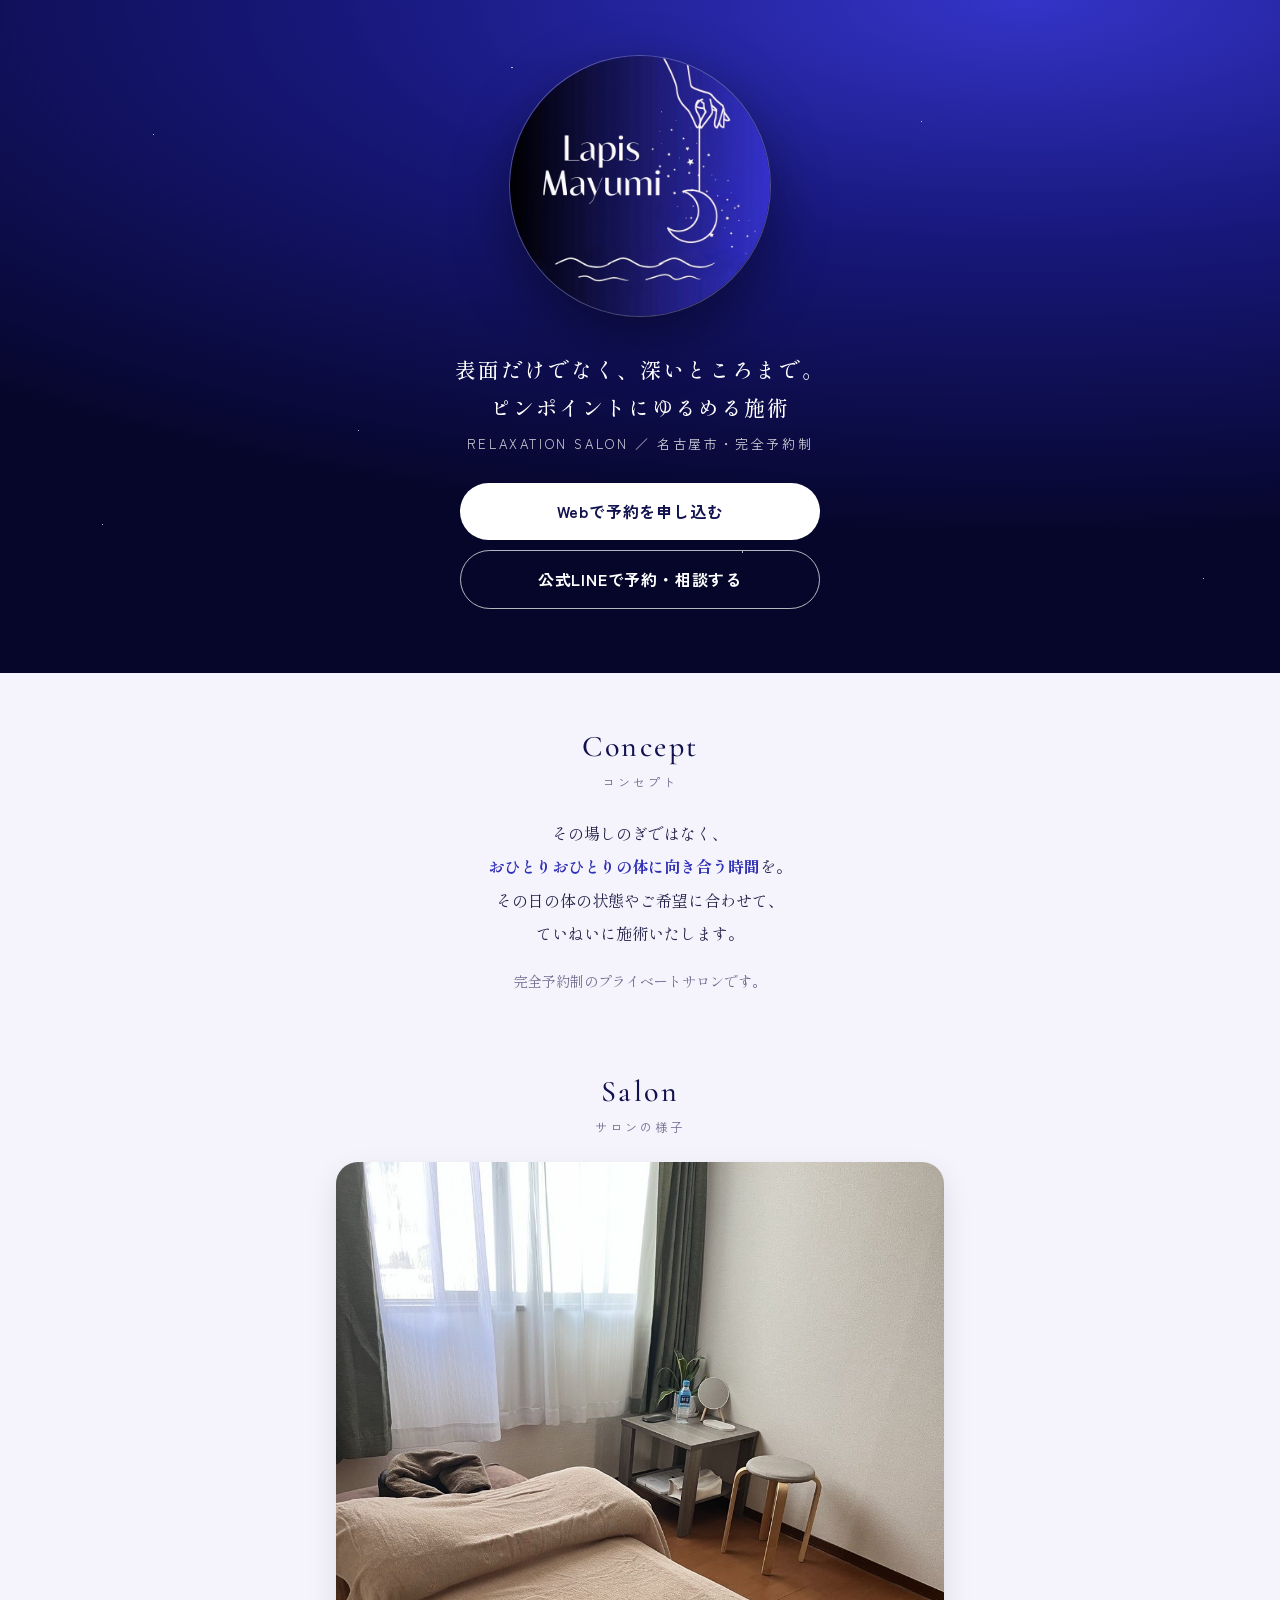
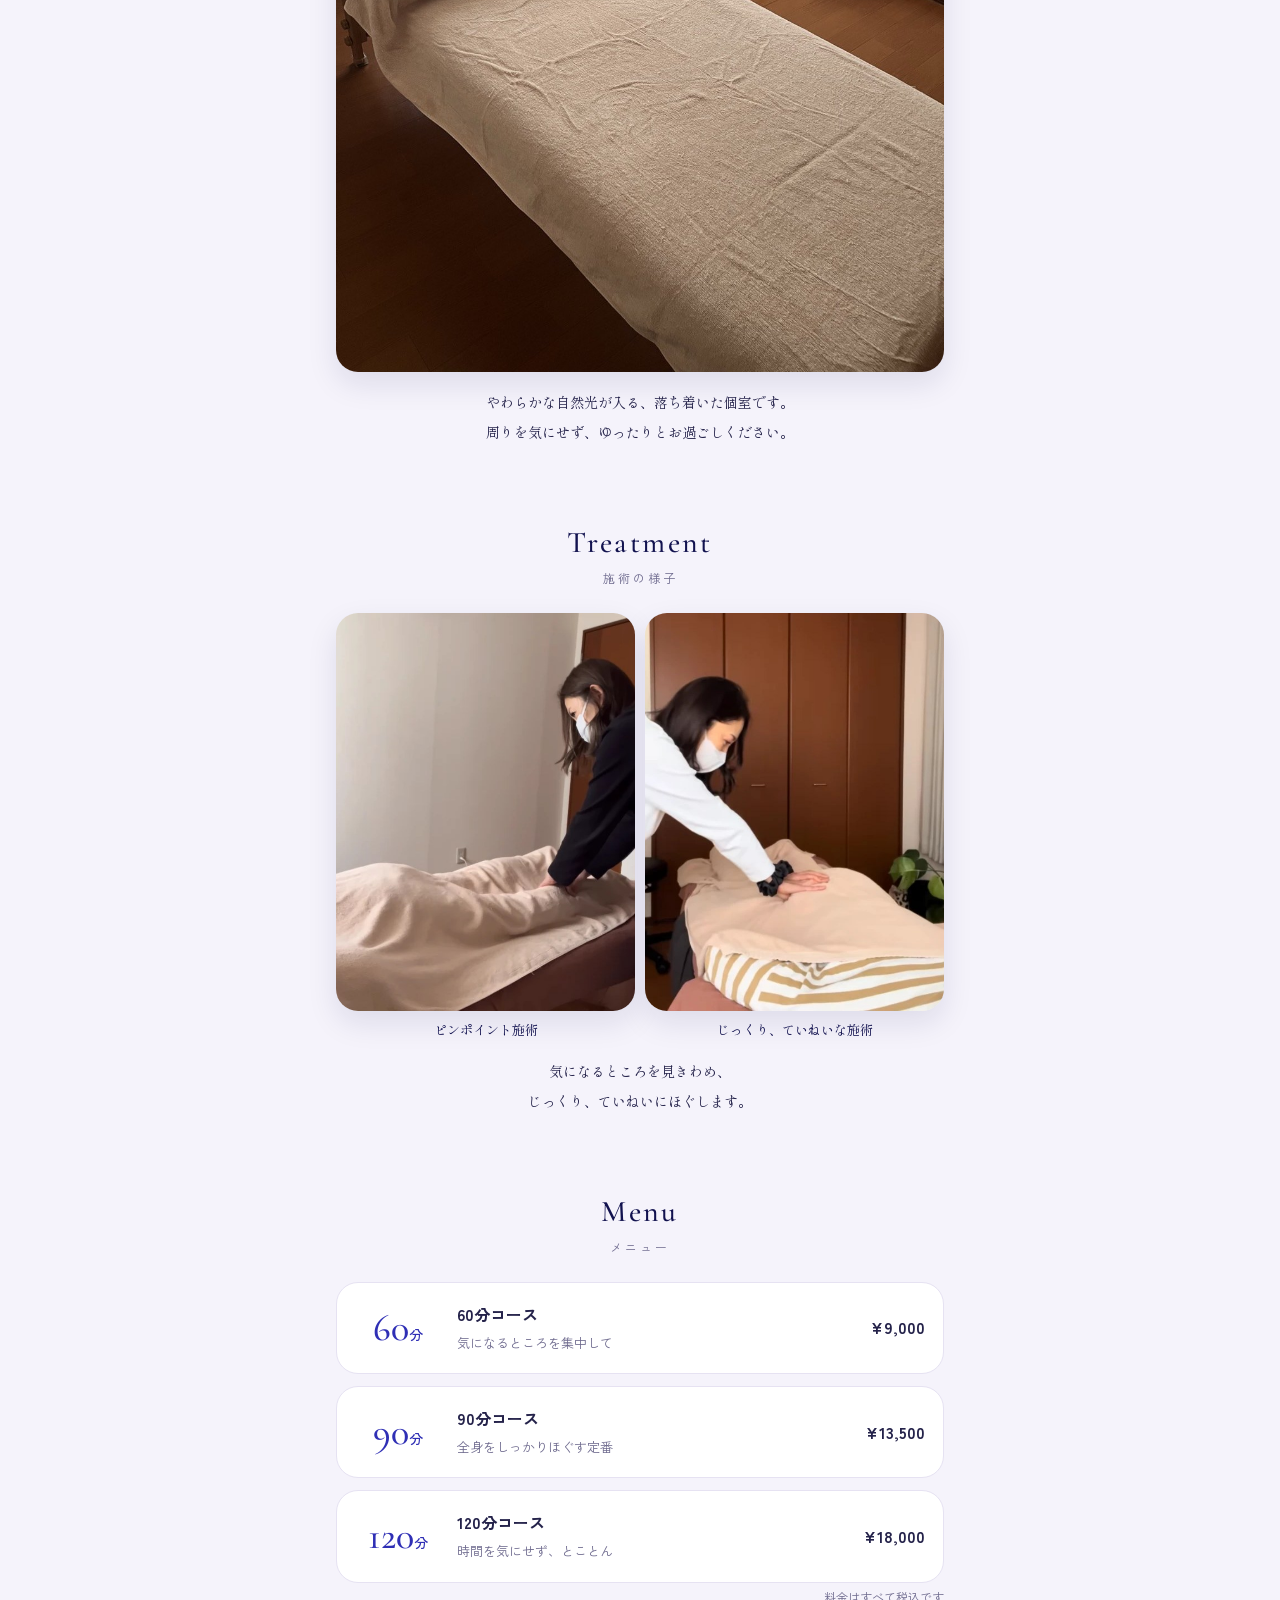
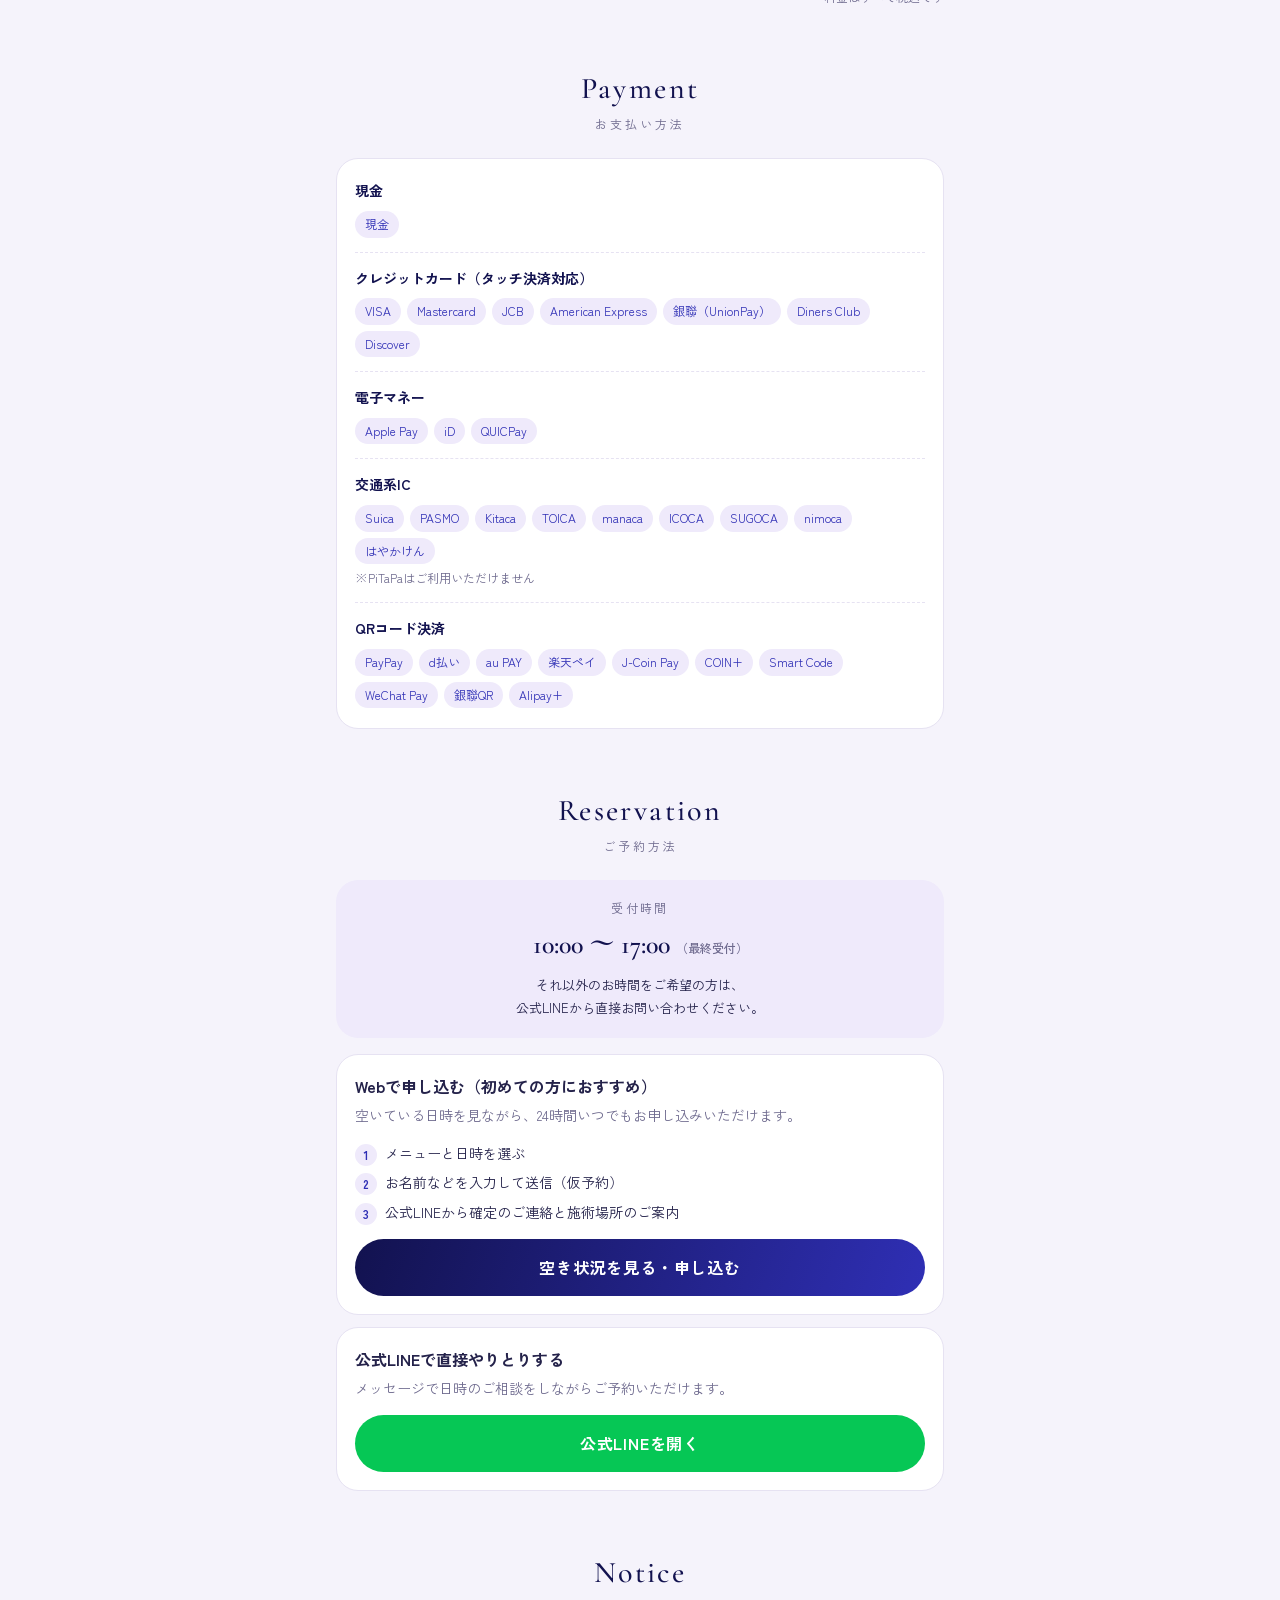
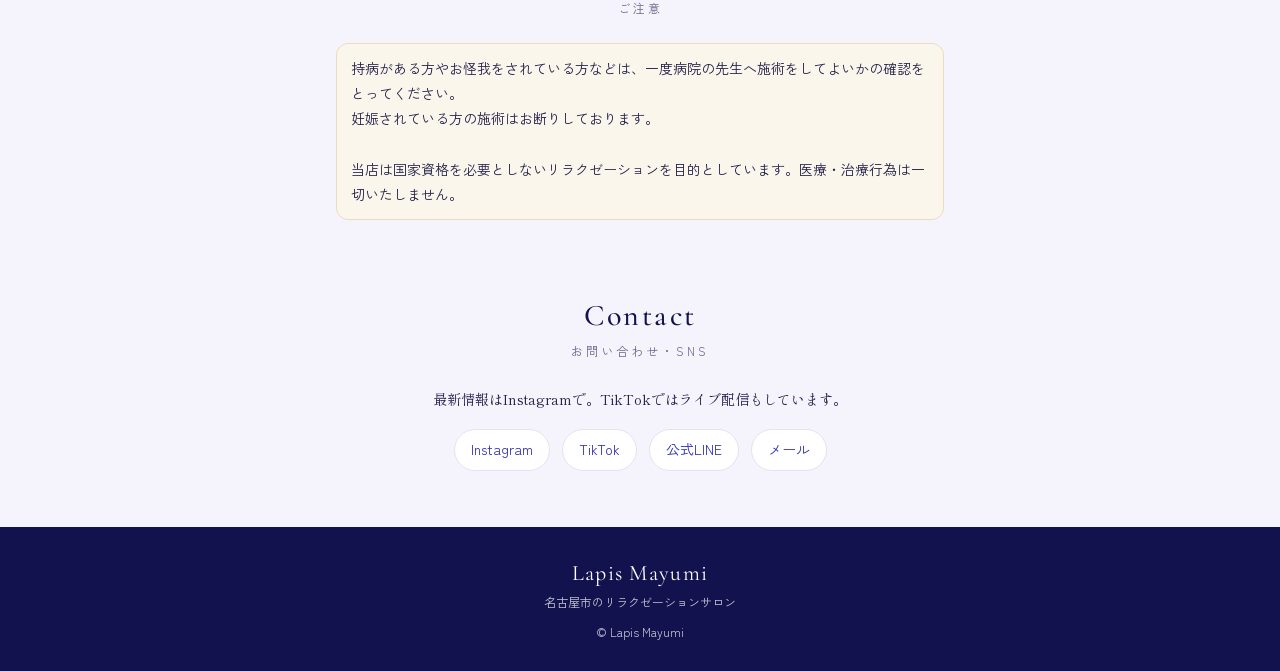
<file: index.html>
<!doctype html>
<html lang="ja">
<head>
<meta charset="utf-8">
<meta name="viewport" content="width=device-width, initial-scale=1, viewport-fit=cover">
<title>Lapis Mayumi | 名古屋市のリラクゼーションサロン</title>
<meta name="description" content="Lapis Mayumi（ラピス マユミ）は、名古屋市の完全予約制リラクゼーションサロンです。もみほぐし・ボディケアで心と体をゆるめます。60分・90分・120分のコースをご用意しています。ご予約はWebまたは公式LINEから。">
<meta property="og:title" content="Lapis Mayumi | 名古屋市のリラクゼーションサロン">
<meta property="og:description" content="名古屋市の、心と体をゆるめるリラクゼーションサロン。ご予約はWebまたは公式LINEから。">
<meta property="og:image" content="assets/logo-640.png">
<link rel="icon" href="assets/favicon.png">
<link rel="apple-touch-icon" href="assets/apple-touch-icon.png">
<link rel="preconnect" href="https://fonts.googleapis.com">
<link rel="stylesheet" href="https://fonts.googleapis.com/css2?family=Cormorant+Garamond:wght@400;500;600&family=Zen+Kaku+Gothic+New:wght@400;500;700&family=Shippori+Mincho:wght@500;600&display=swap">
<link rel="stylesheet" href="assets/style.css">
<style>
  .hero { position: relative; overflow: hidden; color: #fff; text-align: center; padding: 56px 16px 64px;
          background: radial-gradient(120% 80% at 80% 0%, #3434c8 0%, #17177a 45%, #06062a 100%); }
  .hero::before { content: ""; position: absolute; inset: 0; pointer-events: none; opacity: .7;
    background-image: radial-gradient(1.4px 1.4px at 12% 20%, #fff 50%, transparent 51%), radial-gradient(1px 1px at 28% 64%, #fff 50%, transparent 51%),
      radial-gradient(1.2px 1.2px at 72% 18%, #fff 50%, transparent 51%), radial-gradient(1px 1px at 86% 52%, #fff 50%, transparent 51%),
      radial-gradient(1.6px 1.6px at 58% 82%, #fff 50%, transparent 51%), radial-gradient(1px 1px at 8% 78%, #fff 50%, transparent 51%),
      radial-gradient(1.2px 1.2px at 40% 10%, #fff 50%, transparent 51%), radial-gradient(1px 1px at 94% 86%, #fff 50%, transparent 51%); }
  .hero img { width: min(64vw, 260px); border-radius: 50%; box-shadow: 0 0 0 1px rgba(255,255,255,.25), 0 20px 60px rgba(0,0,0,.45); position: relative; }
  .hero h1 { font-family: var(--serif); font-weight: 500; font-size: min(21px, 4.8vw); line-height: 1.8; letter-spacing: .1em; margin: 28px 0 6px; position: relative; }
  .hero p { font-size: 13px; letter-spacing: .2em; opacity: .8; margin: 0 0 28px; position: relative; }
  .hero .cta { max-width: 360px; margin: 0 auto; position: relative; }
  .hero .btn-ghost { background: transparent; color: #fff; border-color: rgba(255,255,255,.7); }
  section.blk { max-width: 640px; margin: 0 auto; padding: 48px 16px 8px; }
  .blk h2 { text-align: center; font-family: var(--latin); font-weight: 500; font-size: 30px; letter-spacing: .08em; margin: 0; color: var(--deep); }
  .blk h2 + .ja { text-align: center; font-size: 12px; letter-spacing: .25em; color: var(--sub); margin: 0 0 24px; }
  .lead { font-family: var(--serif); font-size: 16px; line-height: 2.1; text-align: center; }
  .menu { display: grid; gap: 12px; }
  .menu .item { background: #fff; border: 1px solid var(--line); border-radius: var(--radius); padding: 18px; display: flex; align-items: center; gap: 16px; }
  .menu .min { font-family: var(--latin); font-size: 38px; font-weight: 500; color: var(--indigo); line-height: 1; width: 86px; text-align: center; flex: none; }
  .menu .min small { font-size: 14px; font-family: var(--sans); }
  .menu .txt b { display: block; font-size: 16px; }
  .menu .txt span { font-size: 13px; color: var(--sub); }
  .menu .price { margin-left: auto; font-weight: 700; white-space: nowrap; }
  .ways { display: grid; gap: 12px; }
  .hours { margin: 0 0 16px; padding: 18px 20px; border-radius: var(--radius); background: var(--indigo-soft); text-align: center; }
  .hours p { margin: 0; }
  .hours-t { font-size: 12px; letter-spacing: .2em; color: var(--sub); }
  .hours-v { margin-top: 4px !important; font-family: var(--latin); font-size: 26px; font-weight: 600; color: var(--deep); }
  .hours-v small { font-family: var(--sans); font-size: 12px; font-weight: 500; color: var(--sub); }
  .hours-n { margin-top: 6px !important; font-size: 13px; line-height: 1.8; }
  .way { background: #fff; border: 1px solid var(--line); border-radius: var(--radius); padding: 18px; }
  .way h3 { margin: 0 0 4px; font-size: 16px; }
  .way p { margin: 0 0 14px; font-size: 14px; color: var(--sub); }
  .flow { counter-reset: f; list-style: none; padding: 0; margin: 0 0 14px; font-size: 14px; }
  .flow li { counter-increment: f; padding-left: 30px; position: relative; margin-bottom: 6px; }
  .flow li::before { content: counter(f); position: absolute; left: 0; top: 2px; width: 22px; height: 22px; border-radius: 50%; background: var(--indigo-soft); color: var(--indigo); font-size: 12px; text-align: center; line-height: 22px; font-weight: 700; }
  img.photo { width: 100%; height: auto; display: block; border-radius: var(--radius); box-shadow: 0 12px 30px rgba(18,18,79,.10); }
  .treat { display: grid; grid-template-columns: repeat(2, minmax(0, 1fr)); gap: 10px; }
  .treat figure { margin: 0; }
  .treat img.photo { aspect-ratio: 3 / 4; object-fit: cover; }
  .treat figcaption { text-align: center; font-family: var(--serif); font-size: 13px; margin-top: 8px; color: var(--deep); }
  .pay { background: #fff; border: 1px solid var(--line); border-radius: var(--radius); padding: 6px 18px; }
  .pay .g { padding: 14px 0; border-bottom: 1px dashed var(--line); }
  .pay .g:last-child { border-bottom: 0; }
  .pay h3 { font-size: 14px; margin: 0 0 8px; color: var(--deep); }
  .pay .chips { display: flex; flex-wrap: wrap; gap: 6px; }
  .pay .chips span { font-size: 12px; background: var(--indigo-soft); color: var(--indigo); border-radius: 999px; padding: 3px 10px; }
  .sns { display: flex; justify-content: center; gap: 12px; flex-wrap: wrap; margin-top: 10px; }
  .sns a { font-size: 14px; border: 1px solid var(--line); background: #fff; border-radius: 999px; padding: 8px 16px; text-decoration: none; }
  footer { margin-top: 48px; background: var(--deep); color: rgba(255,255,255,.75); text-align: center; padding: 28px 16px; font-size: 12px; }
  footer .n { font-family: var(--latin); font-size: 22px; color: #fff; letter-spacing: .06em; }
  .fix-cta { position: fixed; left: 0; right: 0; bottom: 0; padding: 10px 16px calc(10px + env(safe-area-inset-bottom)); background: rgba(255,255,255,.95); border-top: 1px solid var(--line); display: none; z-index: 10; }
  .fix-cta .in { max-width: 560px; margin: 0 auto; display: grid; grid-template-columns: 1fr 1fr; gap: 8px; }
  .fix-cta .btn { padding: 12px; font-size: 14px; }
  .fix-cta .btn + .btn { margin-top: 0; } /* 横並びなので縦のすき間を消す（2026-11-03 2つ目だけ下にずれていた） */
  .fix-cta.show { display: block; }
</style>
</head>
<body>
<header class="hero">
  <img src="assets/logo-640.png" alt="Lapis Mayumi">
  <h1>表面だけでなく、深いところまで。<br>ピンポイントにゆるめる施術</h1>
  <p>RELAXATION SALON ／ 名古屋市・完全予約制</p>
  <div class="cta">
    <a class="btn btn-main" href="reserve.html" style="background:#fff;color:var(--deep)">Webで予約を申し込む</a>
    <a class="btn btn-ghost js-line" href="#" style="margin-top:10px">公式LINEで予約・相談する</a>
  </div>
</header>

<section class="blk">
  <h2>Concept</h2><p class="ja">コンセプト</p>
  <p class="lead">その場しのぎではなく、<br><b style="color:var(--indigo)">おひとりおひとりの体に向き合う時間</b>を。<br>その日の体の状態やご希望に合わせて、<br>ていねいに施術いたします。</p>
  <p class="lead" style="font-size:14px;color:var(--sub)">完全予約制のプライベートサロンです。</p>
</section>

<section class="blk">
  <h2>Salon</h2><p class="ja">サロンの様子</p>
  <img class="photo" src="assets/room.jpg" alt="Lapis Mayumi の施術室。窓から自然光が入る静かな個室に施術ベッドがあります" width="960" height="1280" loading="lazy">
  <p class="lead" style="font-size:14px;margin-top:16px">やわらかな自然光が入る、落ち着いた個室です。<br>周りを気にせず、ゆったりとお過ごしください。</p>
</section>

<section class="blk">
  <h2>Treatment</h2><p class="ja">施術の様子</p>
  <div class="treat">
    <figure><img class="photo" src="assets/treat1.jpg" alt="気になる箇所をピンポイントで施術している様子" width="540" height="756" loading="lazy"><figcaption>ピンポイント施術</figcaption></figure>
    <figure><img class="photo" src="assets/treat2.jpg" alt="体重をかけてじっくり施術している様子" width="540" height="716" loading="lazy"><figcaption>じっくり、ていねいな施術</figcaption></figure>
  </div>
  <p class="lead" style="font-size:14px;margin-top:16px">気になるところを見きわめ、<br>じっくり、ていねいにほぐします。</p>
</section>

<section class="blk">
  <h2>Menu</h2><p class="ja">メニュー</p>
  <div class="menu" id="menu"></div>
  <p class="note" style="text-align:right">料金はすべて税込です</p>
</section>

<section class="blk">
  <h2>Payment</h2><p class="ja">お支払い方法</p>
  <div class="pay" id="pay"></div>
</section>

<section class="blk">
  <h2>Reservation</h2><p class="ja">ご予約方法</p>
  <div class="hours">
    <p class="hours-t">受付時間</p>
    <p class="hours-v">10:00 〜 17:00 <small>（最終受付）</small></p>
    <p class="hours-n">それ以外のお時間をご希望の方は、<br>公式LINEから直接お問い合わせください。</p>
  </div>
  <div class="ways">
    <div class="way">
      <h3>Webで申し込む（初めての方におすすめ）</h3>
      <p>空いている日時を見ながら、24時間いつでもお申し込みいただけます。</p>
      <ol class="flow">
        <li>メニューと日時を選ぶ</li>
        <li>お名前などを入力して送信（仮予約）</li>
        <li>公式LINEから確定のご連絡と施術場所のご案内</li>
      </ol>
      <a class="btn btn-main" href="reserve.html">空き状況を見る・申し込む</a>
    </div>
    <div class="way">
      <h3>公式LINEで直接やりとりする</h3>
      <p>メッセージで日時のご相談をしながらご予約いただけます。</p>
      <a class="btn btn-line js-line" href="#">公式LINEを開く</a>
    </div>
  </div>
</section>

<section class="blk">
  <h2>Notice</h2><p class="ja">ご注意</p>
  <div class="warn" style="font-size:14px">
    持病がある方やお怪我をされている方などは、一度病院の先生へ施術をしてよいかの確認をとってください。<br>
    妊娠されている方の施術はお断りしております。<br><br>
    当店は国家資格を必要としないリラクゼーションを目的としています。医療・治療行為は一切いたしません。
  </div>
</section>

<section class="blk">
  <h2>Contact</h2><p class="ja">お問い合わせ・SNS</p>
  <p class="lead" style="font-size:14px">最新情報はInstagramで。TikTokではライブ配信もしています。</p>
  <div class="sns" id="sns"></div>
</section>

<footer>
  <div class="n">Lapis Mayumi</div>
  <div>名古屋市のリラクゼーションサロン</div>
  <div style="margin-top:10px">© Lapis Mayumi</div>
</footer>

<div class="fix-cta" id="fixCta"><div class="in">
  <a class="btn btn-main" href="reserve.html">Webで予約</a>
  <a class="btn btn-line js-line" href="#">LINEで予約</a>
</div></div>

<script src="assets/config.js"></script>
<script>
(function () {
  const C = LM.CONFIG;
  const desc = { 60: "気になるところを集中して", 90: "全身をしっかりほぐす定番", 120: "時間を気にせず、とことん" };
  document.getElementById("menu").innerHTML = C.COURSES.map((c) => `
    <div class="item"><div class="min">${c.minutes}<small>分</small></div>
      <div class="txt"><b>${c.label}</b><span>${desc[c.minutes] || ""}</span></div>
      ${c.price ? `<div class="price">¥${c.price.toLocaleString()}</div>` : ""}</div>`).join("");
  document.querySelectorAll(".js-line").forEach((a) => {
    if (C.LINE_URL) a.href = C.LINE_URL; else a.classList.add("hidden");
  });
  document.getElementById("pay").innerHTML = (C.PAYMENTS || []).map((g) => `
    <div class="g"><h3>${g.group}</h3><div class="chips">${g.items.map((x) => `<span>${x}</span>`).join("")}</div>
      ${g.note ? `<p class="note">※${g.note}</p>` : ""}</div>`).join("");
  const names = { instagram: "Instagram", tiktok: "TikTok", youtube: "YouTube" };
  let sns = Object.keys(C.SNS).filter((k) => C.SNS[k])
    .map((k) => `<a href="${C.SNS[k]}" target="_blank" rel="noopener">${names[k]}</a>`).join("");
  if (C.LINE_URL) sns += `<a href="${C.LINE_URL}">公式LINE</a>`;
  if (C.MAIL) sns += `<a href="mailto:${C.MAIL}">メール</a>`;
  document.getElementById("sns").innerHTML = sns;
  // 最初の予約ボタンが見えなくなったら、画面下に予約ボタンを出す
  const fix = document.getElementById("fixCta");
  if (!C.LINE_URL) fix.querySelector(".in").style.gridTemplateColumns = "1fr";
  new IntersectionObserver((es) => fix.classList.toggle("show", !es[0].isIntersecting)).observe(document.querySelector(".hero .cta"));
})();
</script>
</body>
</html>
</file>
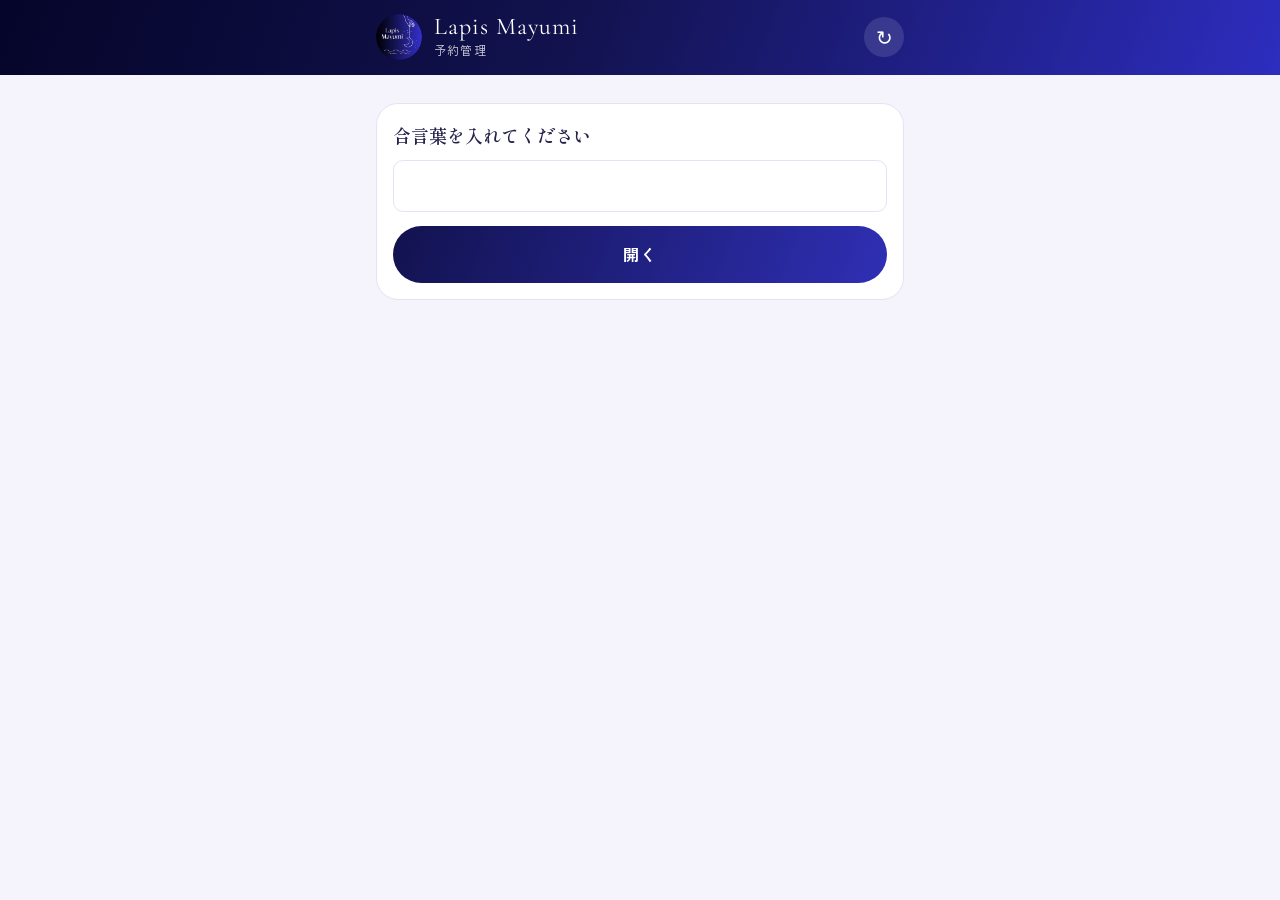
<file: admin.html>
<!doctype html>
<html lang="ja">
<head>
<meta charset="utf-8">
<meta name="viewport" content="width=device-width, initial-scale=1, viewport-fit=cover">
<meta name="robots" content="noindex, nofollow">
<title>予約管理 | Lapis Mayumi</title>
<!-- LINE のリンクの下に出る説明。無いと隠してある「見本モード」の文が拾われる -->
<meta name="description" content="店主用の予約管理アプリ">
<meta property="og:title" content="予約管理 | Lapis Mayumi">
<meta property="og:description" content="店主用の予約管理アプリ">
<link rel="icon" href="assets/favicon.png">
<link rel="apple-touch-icon" href="assets/apple-touch-icon.png">
<link rel="manifest" href="manifest.webmanifest">
<meta name="apple-mobile-web-app-capable" content="yes">
<meta name="apple-mobile-web-app-title" content="Lapis予約">
<meta name="theme-color" content="#0d0d45">
<link rel="preconnect" href="https://fonts.googleapis.com">
<link rel="stylesheet" href="https://fonts.googleapis.com/css2?family=Cormorant+Garamond:wght@500;600&family=Zen+Kaku+Gothic+New:wght@400;500;700&family=Shippori+Mincho:wght@500;600&display=swap">
<link rel="stylesheet" href="assets/style.css?v=20261116">
<link rel="stylesheet" href="assets/admin.css?v=20261125">
</head>
<body class="admin">
<header class="top"><div class="in">
  <img src="assets/logo-640.png" alt=""><div><div class="name">Lapis Mayumi</div><div class="sub">予約管理</div></div>
  <button id="reload" class="icon-btn" type="button" aria-label="最新にする">↻</button>
</div></header>
<div id="demoBar" class="demo-bar hidden">見本モード（合言葉は demo）。データはこの端末の中だけに保存されます</div>

<!-- ログイン -->
<main class="wrap hidden" id="login">
  <div class="card" style="margin-top:28px">
    <h2 class="sec" style="margin-top:0">合言葉を入れてください</h2>
    <input type="password" id="key" autocomplete="current-password">
    <p class="err hidden" id="loginErr"></p>
    <button class="btn btn-main" id="loginBtn" type="button" style="margin-top:14px">開く</button>
  </div>
</main>

<main class="wrap hidden" id="app">
  <!-- 要対応 -->
  <section id="tabTodo">
    <h2 class="sec">要対応<small>Webからの申し込み（仮予約）</small></h2>
    <div id="todoList"></div>
  </section>

  <!-- 予定表 -->
  <section id="tabList" class="hidden">
    <h2 class="sec">予定表<small>確定・仮予約・ふさいだ時間</small></h2>
    <label class="agree" style="margin-bottom:10px"><input type="checkbox" id="showPast">終わった予約・キャンセルも表示する</label>
    <div id="schedule"></div>
  </section>

  <!-- 追加 -->
  <section id="tabAdd" class="hidden">
    <div class="seg" id="addSeg"><button type="button" class="on" data-k="res">予約を入れる</button><button type="button" data-k="block">私用・お休み</button></div>
    <form id="resForm" class="card" novalidate></form>
    <form id="blockForm" class="card hidden" novalidate>
      <p class="note" style="margin-top:0">お休み・私用など、予約を受けたくない時間を✖にします。</p>
      <div class="field"><label for="bDay">日にち</label><input type="date" id="bDay"></div>
      <label class="agree" style="margin-bottom:14px"><input type="checkbox" id="bAll">終日（この日はお休み）</label>
      <div class="two" id="bTimes">
        <div class="field"><label for="bStart">開始</label><input type="time" id="bStart" step="1800" value="10:00"></div>
        <div class="field"><label for="bEnd">終了</label><input type="time" id="bEnd" step="1800" value="12:00"></div>
      </div>
      <div class="field"><label for="bTitle">メモ</label><input type="text" id="bTitle" placeholder="例）私用・お休み"></div>
      <button class="btn btn-main" type="submit">ふさぐ</button>
    </form>
  </section>

  <!-- 帳簿（2026-11-16 追加。売上・経費・freee 用のファイル） -->
  <section id="tabBook" class="hidden">
    <h2 class="sec">帳簿<small><select id="kYear" class="k-year"></select></small></h2>
    <div class="seg" id="kSeg"><button type="button" class="on" data-k="sale">売上</button><button type="button" data-k="exp">経費</button><button type="button" data-k="out">freee用</button><button type="button" data-k="karte" id="kSegKarte" class="hidden">カルテ</button></div>
    <div id="kSale">
      <button class="btn btn-main" id="kAddSale" type="button">売上を入れる（予約なし）</button>
      <p class="note">予約のお客様は「予定表」で予約を押し、「施術完了」から入れると早いです。</p>
      <div id="kSaleList"></div>
    </div>
    <div id="kExp" class="hidden">
      <button class="btn btn-main" id="kAddExp" type="button">経費を入れる</button>
      <div id="kExpList" style="margin-top:12px"></div>
    </div>
    <div id="kKarte" class="hidden">
      <form id="ktSearch" class="kt-search"><input type="search" id="ktQ" placeholder="お名前・メモの言葉で探す" aria-label="カルテを探す"><button type="submit">探す</button></form>
      <div id="ktList"></div>
    </div>
    <div id="kOut" class="hidden">
      <div class="card">
        <p class="note" style="margin-top:0">freee の「取引データのインポート」に入れるファイルを作ります。</p>
        <div class="two">
          <div class="field"><label for="kFrom">いつから</label><input type="date" id="kFrom"></div>
          <div class="field"><label for="kTo">いつまで</label><input type="date" id="kTo"></div>
        </div>
        <p class="note" id="kOutCount"></p>
        <button class="btn btn-main" id="kDl" type="button">freee用のファイルを作る</button>
        <p class="note">⚠ 同じ期間を2回取り込むと、freee に二重に入ります。取り込んだ期間は控えておいてください。</p>
      </div>
      <details class="card" style="margin-top:14px"><summary>取り込みの設定（最初に一度だけ）</summary><div id="kMap" style="margin-top:12px"></div></details>
    </div>
  </section>

  <!-- 設定 -->
  <section id="tabSet" class="hidden">
    <h2 class="sec">設定</h2>
    <div class="card">
      <div class="field">
        <span class="lbl">定休日（毎週）</span>
        <div class="choice wd" id="sWd"></div>
      </div>
      <div class="field">
        <label for="sPlace">施術場所（確定のご連絡に入れる文）</label>
        <textarea id="sPlace" placeholder="例）Lapis Mayumi 大府店&#10;愛知県大府市○○町1-2-3"></textarea>
      </div>
      <label class="agree" style="margin-bottom:16px"><input type="checkbox" id="sOwnCal">自分のGoogleカレンダー（Life Bear）の予定がある時間も✖にする</label>
      <button class="btn btn-main" id="saveSet" type="button">保存する</button>
    </div>
    <div class="card" style="margin-top:14px">
      <button class="btn btn-ghost" id="logout" type="button">合言葉を消してログアウト</button>
      <button class="btn btn-ghost hidden" id="resetDemo" type="button">見本データを最初に戻す</button>
      <p class="note" id="ver" style="text-align:center;margin:10px 0 0"></p>
    </div>
  </section>
</main>

<nav class="tabbar hidden" id="tabbar">
  <button type="button" data-tab="tabTodo" class="on"><i>☾</i>要対応<em id="badge" class="hidden"></em></button>
  <button type="button" data-tab="tabList"><i>▤</i>予定表</button>
  <button type="button" data-tab="tabAdd"><i>＋</i>追加</button>
  <button type="button" data-tab="tabBook" class="hidden"><i>¥</i>帳簿</button>
  <button type="button" data-tab="tabSet"><i>⚙</i>設定</button>
</nav>

<!-- 下から出る画面 -->
<div class="sheet-bg hidden" id="sheetBg"><div class="sheet" id="sheet"></div></div>

<script src="assets/config.js?v=20261031e"></script>
<script src="assets/slots.js?v=20261121"></script>
<script src="assets/api.js?v=20261125"></script>
<script src="assets/karte.js?v=20261125"></script>
<script src="assets/keiri.js?v=20261125"></script>
<script src="assets/admin.js?v=20261125"></script>
</body>
</html>
</file>
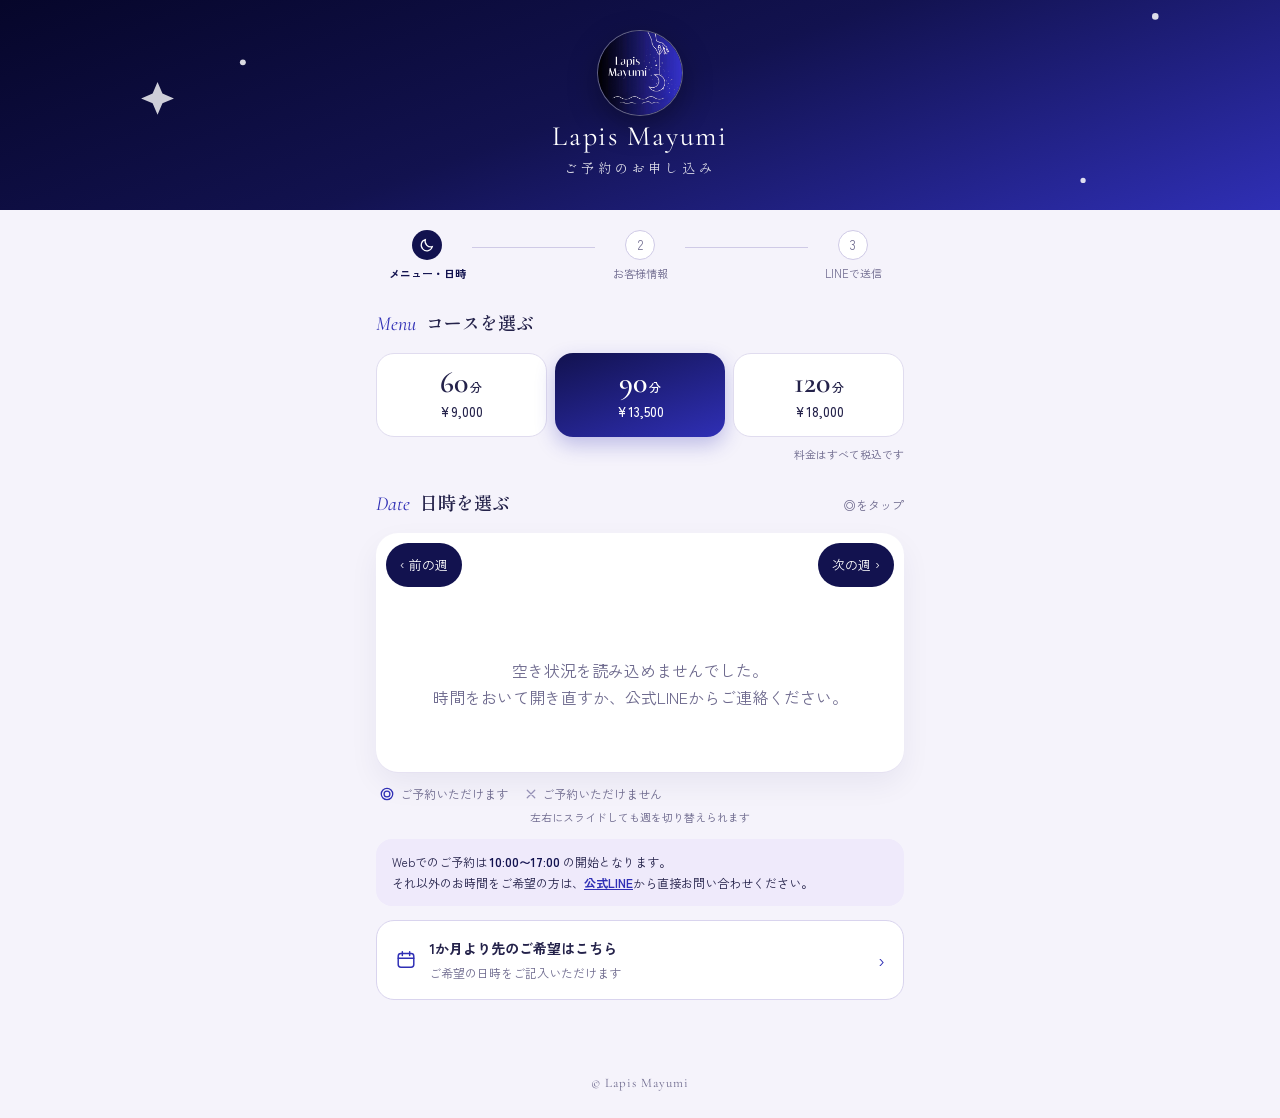
<file: reserve.html>
<!doctype html>
<html lang="ja">
<head>
<meta charset="utf-8">
<meta name="viewport" content="width=device-width, initial-scale=1, viewport-fit=cover">
<title>ご予約 | Lapis Mayumi</title>
<meta name="description" content="Lapis Mayumi（リラクゼーションサロン）のご予約申し込みページです。">
<meta name="theme-color" content="#12124f">
<link rel="icon" href="assets/favicon.png">
<link rel="apple-touch-icon" href="assets/apple-touch-icon.png">
<link rel="preconnect" href="https://fonts.googleapis.com">
<link rel="stylesheet" href="https://fonts.googleapis.com/css2?family=Cormorant+Garamond:ital,wght@0,500;0,600;1,500&family=Shippori+Mincho:wght@500;600&family=Zen+Kaku+Gothic+New:wght@400;500;700&display=swap">
<link rel="stylesheet" href="assets/style.css">
<link rel="stylesheet" href="assets/reserve.css">
</head>
<body class="rsv">
<!-- 夜空のヘッダー（1枚目は大きく、2・3枚目は細く） -->
<header class="sky big" id="skyBig">
  <svg class="deco" aria-hidden="true" viewBox="0 0 390 210" preserveAspectRatio="xMidYMid slice">
    <g fill="#fff" opacity=".85"><circle cx="38" cy="40" r="1.2"/><circle cx="74" cy="92" r=".9"/><circle cx="300" cy="34" r="1.3"/><circle cx="352" cy="78" r="1"/><circle cx="330" cy="128" r=".8"/><circle cx="58" cy="150" r="1"/><circle cx="262" cy="60" r=".8"/><circle cx="120" cy="30" r=".8"/></g>
    <path d="M336 22 l2 5 5 2 -5 2 -2 5 -2 -5 -5 -2 5 -2z" fill="#fff" opacity=".9"/>
    <path d="M48 98 l1.5 3.5 3.5 1.5 -3.5 1.5 -1.5 3.5 -1.5 -3.5 -3.5 -1.5 3.5 -1.5z" fill="#fff" opacity=".8"/>
    <path d="M-10 190 C 40 176, 80 204, 130 190 S 220 176, 270 190 S 360 204, 400 188" fill="none" stroke="#fff" stroke-width="1.4" opacity=".7"/>
    <path d="M60 202 C 90 194, 120 208, 150 200 M 220 202 C 250 194, 280 208, 310 200" fill="none" stroke="#fff" stroke-width="1.2" opacity=".5"/>
  </svg>
  <a class="in" href="index.html"><img src="assets/logo-640.png" alt="Lapis Mayumi"><span class="nm">Lapis Mayumi</span><span class="tg">ご予約のお申し込み</span></a>
</header>
<header class="sky small hidden" id="skySmall">
  <a class="in" href="index.html"><img src="assets/logo-640.png" alt=""><span><span class="nm">Lapis Mayumi</span><span class="tg">ご予約のお申し込み</span></span></a>
</header>
<div id="demoBar" class="demo-bar hidden">見本モードで表示しています（申し込みはどこにも送られません）</div>

<main class="wrap">
  <nav class="flow3" aria-label="手順" id="flow">
    <div class="st" data-i="0"><div class="dot"></div><span>メニュー・日時</span></div>
    <div class="bar"></div>
    <div class="st" data-i="1"><div class="dot"></div><span>お客様情報</span></div>
    <div class="bar"></div>
    <div class="st" data-i="2"><div class="dot"></div><span>LINEで送信</span></div>
  </nav>

  <!-- 1. メニュー・日時 -->
  <section id="pagePick">
    <div class="ttl"><span class="en">Menu</span><h2>コースを選ぶ</h2></div>
    <div class="courses" id="courses"></div>
    <p class="taxnote">料金はすべて税込です</p>

    <div class="ttl"><span class="en">Date</span><h2>日時を選ぶ</h2><span class="hint">◎をタップ</span></div>
    <div class="cal" id="cal">
      <div class="cal-nav">
        <button id="prevW" type="button">‹ 前の週</button>
        <span class="range" id="range"></span>
        <button id="nextW" type="button">次の週 ›</button>
      </div>
      <div id="grid"><div class="loading">空き状況を読み込んでいます…</div></div>
    </div>
    <div class="legend">
      <span><svg aria-hidden="true" width="14" height="14" viewBox="0 0 22 22"><circle cx="11" cy="11" r="9" fill="none" stroke="#2f2fb5" stroke-width="2"/><circle cx="11" cy="11" r="4.6" fill="none" stroke="#2f2fb5" stroke-width="2"/></svg>ご予約いただけます</span>
      <span><svg aria-hidden="true" width="10" height="10" viewBox="0 0 12 12"><path d="M1.5 1.5 L10.5 10.5 M10.5 1.5 L1.5 10.5" stroke="#9590b6" stroke-width="1.5" stroke-linecap="round"/></svg>ご予約いただけません</span>
    </div>
    <p class="swipe-hint">左右にスライドしても週を切り替えられます</p>
    <p class="hours-note">Webでのご予約は <b>10:00〜17:00</b> の開始となります。<br>それ以外のお時間をご希望の方は、<a id="hoursLine" href="#">公式LINE</a>から直接お問い合わせください。</p>
    <button class="wish-card" id="wishBtn" type="button">
      <svg aria-hidden="true" width="22" height="22" viewBox="0 0 24 24"><rect x="3.5" y="5" width="17" height="15" rx="3" fill="none" stroke="#2f2fb5" stroke-width="1.6"/><path d="M3.5 10h17M8 3v4M16 3v4" stroke="#2f2fb5" stroke-width="1.6" stroke-linecap="round"/></svg>
      <span class="tx"><b>1か月より先のご希望はこちら</b><small>ご希望の日時をご記入いただけます</small></span>
      <span class="arrow" aria-hidden="true">›</span>
    </button>
  </section>

  <!-- 2. お客様情報 -->
  <section id="pageForm" class="hidden">
    <div class="sum-card" id="summary"></div>
    <form id="form" class="card" novalidate>
      <div class="field hidden" id="fWish">
        <label for="wish">ご希望の日にち・時間<span class="req">必須</span></label>
        <textarea id="wish" placeholder="例）1月15日（金）の14時ごろ／1月第3週の平日午後 など"></textarea>
        <p class="note">第2希望まであると調整しやすくなります。</p>
      </div>

      <div class="field" id="fName">
        <label for="name">お名前<span class="req">必須</span></label>
        <input type="text" id="name" autocomplete="name" placeholder="例）山田 花子">
      </div>
      <div class="field" id="fKana">
        <label for="kana">ふりがな<span class="req">必須</span></label>
        <input type="text" id="kana" placeholder="例）やまだ はなこ">
      </div>
      <div class="field" id="fTel">
        <label for="tel">連絡が取れる電話番号<span class="req">必須</span></label>
        <input type="tel" id="tel" autocomplete="tel" inputmode="tel" placeholder="例）090-1234-5678">
      </div>
      <div class="field" id="fLine">
        <label for="lineName">LINEのお名前（表示名）<span class="req">必須</span></label>
        <input type="text" id="lineName" placeholder="LINEで表示されているお名前">
        <p class="note">予約確定のご連絡を公式LINEからお送りするために使います</p>
      </div>
      <div class="field" id="fSource">
        <label for="source">何を見てお知りになりましたか？<span class="req">必須</span></label>
        <select id="source">
          <option value="">選んでください</option>
          <option>TikTok</option><option>YouTube</option><option>Instagram</option>
          <option>ご紹介</option><option>その他</option>
        </select>
        <input type="text" id="sourceOther" class="hidden" placeholder="差し支えなければ具体的に" style="margin-top:8px">
      </div>
      <div class="field" id="fArea">
        <label for="area">お住まい<span class="req">必須</span></label>
        <input type="text" id="area" placeholder="例）愛知県大府市">
        <p class="note">○県○市○区 までで大丈夫です</p>
      </div>
      <div class="field" id="fConcern">
        <label for="concern">1番気になる箇所・気になること<span class="opt">任意</span></label>
        <textarea id="concern" placeholder="例）肩まわりが張っている、全身をゆっくりほぐしたい など"></textarea>
      </div>
      <div class="field" id="fFirst">
        <span class="lbl">ご利用は初めてですか？<span class="req">必須</span></span>
        <div class="choice">
          <label><input type="radio" name="first" value="はい">はい（初めて）</label>
          <label><input type="radio" name="first" value="いいえ">いいえ</label>
        </div>
      </div>
      <div class="field hidden" id="fPhoto">
        <span class="lbl">撮影へのご協力<span class="req">必須</span></span>
        <p class="note" style="margin:0 0 8px">施術風景の撮影にご協力いただけますか？（後ろ姿・マスク着用OK）</p>
        <div class="choice">
          <label><input type="radio" name="photo" value="はい">はい</label>
          <label><input type="radio" name="photo" value="いいえ">いいえ</label>
        </div>
      </div>

      <div class="warn">
        <h3><svg aria-hidden="true" width="16" height="16" viewBox="0 0 24 24"><circle cx="12" cy="12" r="9" fill="none" stroke="#6b5426" stroke-width="1.6"/><path d="M12 7.5v6M12 16.5v.5" stroke="#6b5426" stroke-width="1.8" stroke-linecap="round"/></svg>ご注意</h3>
        持病がある方やお怪我をされている方などは、一度病院の先生へ施術をしてよいかの確認をとってください。妊娠されている方の施術はお断りしております。<br>
        当店は国家資格を必要としないリラクゼーションを目的としています。医療・治療行為は一切いたしません。
      </div>
      <div class="field" id="fAgree">
        <label class="agree"><input type="checkbox" id="agree">上記のご注意を確認しました</label>
      </div>

      <button class="btn btn-main" id="submitBtn" type="submit"><span id="submitTx">次へ（最後に公式LINEへ送信します）</span><svg aria-hidden="true" width="16" height="16" viewBox="0 0 24 24"><path d="M12 3l1.8 5.4L19 10l-5.2 1.6L12 17l-1.8-5.4L5 10l5.2-1.6z" fill="#fff"/></svg></button>
      <button class="btn btn-ghost" id="backBtn" type="button">日時を選び直す</button>
    </form>
  </section>

  <!-- 3. LINEで送信（ここで送ってもらわないと、店主から連絡できない） -->
  <section id="pageDone" class="hidden">
    <div class="step-alert">
      <span class="badge">あと1ステップ</span>
      <h2>まだご予約は完了していません</h2>
      <p>公式LINEへ<b>予約番号を送信</b>していただくと、<br>仮予約の受付が完了します。</p>
    </div>
    <div class="send-card">
      <div class="rno"><small>予約番号</small><b id="rno"></b></div>
      <dl id="doneSummary"></dl>
      <a class="btn btn-line btn-send" id="sendLine" href="#">
        <svg aria-hidden="true" width="20" height="20" viewBox="0 0 24 24"><path d="M3 11.5 21 4l-7.5 17-2.5-7z" fill="none" stroke="#fff" stroke-width="1.8" stroke-linejoin="round"/></svg>
        公式LINEに予約番号を送る</a>
      <ol class="how">
        <li>上のボタンを押すと、公式LINEのトーク画面が開きます<small>（友だち追加がまだの方は、先に追加の画面が出ます）</small></li>
        <li>入力欄に入っている文章を、そのまま<b>送信</b>してください</li>
        <li>公式LINEから「受け付けました」とお返事が届きます</li>
      </ol>
      <p class="why">公式LINEは、お客様から一度メッセージをいただかないと、こちらからご連絡できない仕組みです。お手数ですが、必ず送信をお願いいたします。</p>
      <details class="manual">
        <summary>LINEが開かないときは</summary>
        <p>公式LINEを友だち追加して、次の文章を送ってください。</p>
        <div class="msgbox" id="sendText"></div>
        <button class="btn btn-ghost" id="copyText" type="button">文章をコピーする</button>
        <a class="btn btn-ghost" id="addFriend" href="#">公式LINEを友だち追加する</a>
      </details>
    </div>
    <div class="after-card">
      <h3>送信したあとの流れ</h3>
      <p class="msg">ご予約のお申込み有難うございます。現在は仮予約となり、予約が確定次第LINEにてご連絡させて頂きます。その際に施術場所もご案内いたします。</p>
    </div>
  </section>
</main>
<div class="foot">© Lapis Mayumi</div>

<script src="assets/config.js?v=20261102"></script>
<script src="assets/slots.js?v=20261121"></script>
<script src="assets/api.js?v=20261121"></script>
<script src="assets/reserve.js"></script>
</body>
</html>
</file>
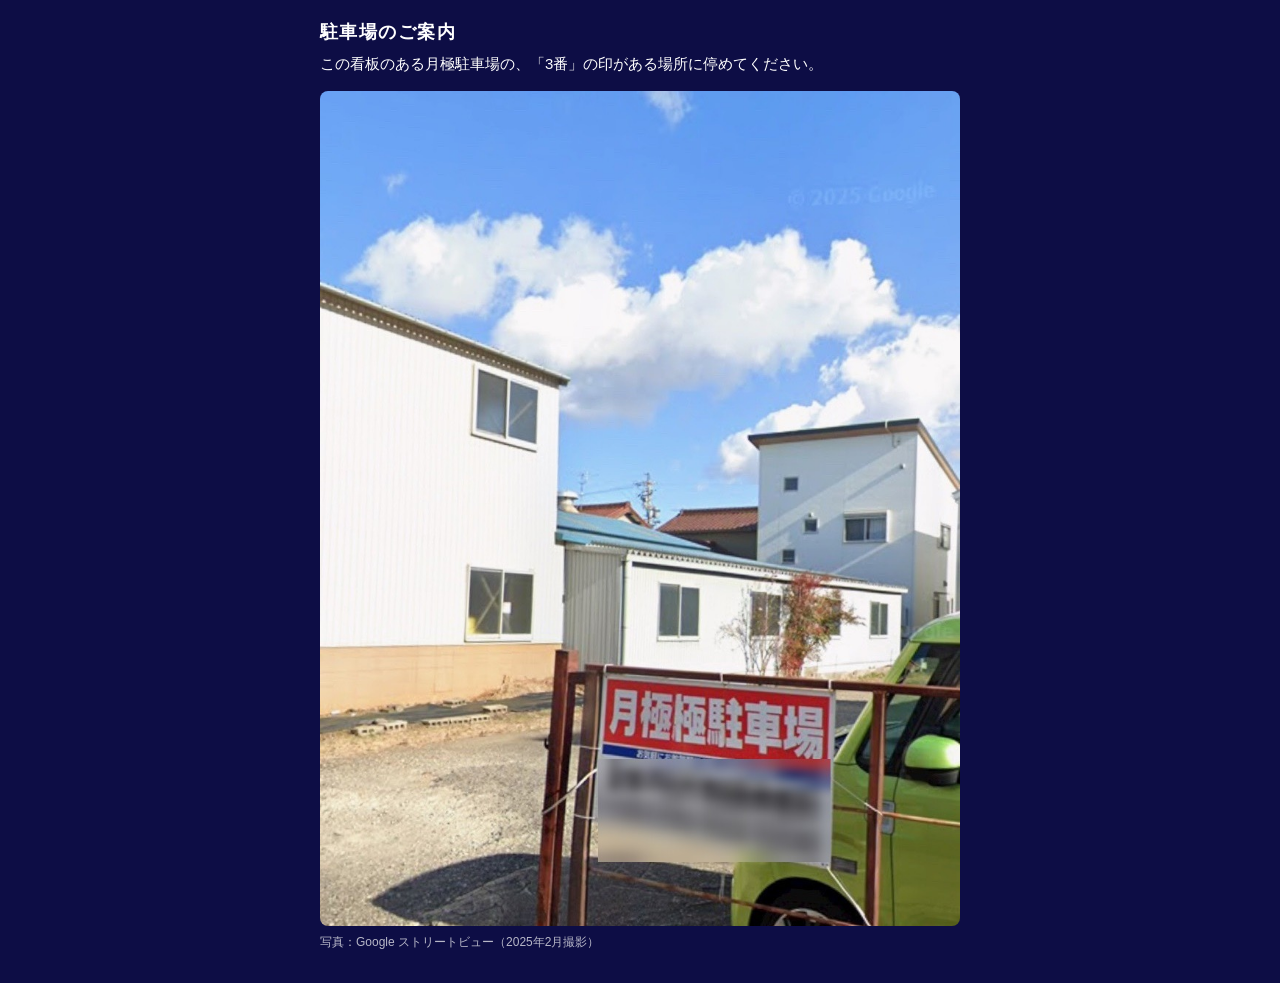
<file: pk/8b784f94.html>
<!doctype html>
<html lang="ja">
<head>
<meta charset="utf-8">
<meta name="viewport" content="width=device-width, initial-scale=1">
<!-- 確定のご連絡に入れる駐車場の写真（2026-10-31 提案96）。推測されにくい名前にして検索に載せない。住所は書かない -->
<meta name="robots" content="noindex, nofollow">
<title>駐車場のご案内 | Lapis Mayumi</title>
<meta name="description" content="「3番」の印がある場所に停めてください">
<meta property="og:title" content="駐車場のご案内 | Lapis Mayumi">
<meta property="og:description" content="「3番」の印がある場所に停めてください">
<meta property="og:image" content="https://lapismayumi.taccweb.com/pk/8b784f94.jpg">
<meta property="og:type" content="website">
<style>
  body { margin: 0; background: #0d0d45; color: #fff; font-family: "Hiragino Sans", "Yu Gothic", sans-serif; }
  main { max-width: 640px; margin: 0 auto; padding: 20px 16px 32px; }
  h1 { font-size: 18px; font-weight: 600; margin: 0 0 6px; letter-spacing: .08em; }
  p { font-size: 15px; line-height: 1.8; margin: 0 0 14px; }
  img { width: 100%; height: auto; border-radius: 8px; display: block; }
  small { display: block; margin-top: 8px; font-size: 12px; opacity: .7; }
</style>
</head>
<body>
<main>
  <h1>駐車場のご案内</h1>
  <p>この看板のある月極駐車場の、「3番」の印がある場所に停めてください。</p>
  <img src="8b784f94.jpg" alt="駐車場の入口と月極駐車場の看板">
  <small>写真：Google ストリートビュー（2025年2月撮影）</small>
</main>
</body>
</html>
</file>
<file: assets/style.css>
/* 色と文字は「月夜のラピス」（2026-10-29 クロードデザインで承認）に合わせている */
:root {
  --night: #06062a;
  --deep: #12124f;
  --indigo: #2f2fb5;
  --indigo-2: #2f2fb5;
  --indigo-soft: #efeafb;
  --ink: #24224a;
  --sub: #6e6a8e;
  --line: #e6e2f2;
  --field-line: #dcd7ec;
  --bg: #f5f3fb;
  --card: #ffffff;
  --sat: #2f5fc4;
  --sun: #b8456e;
  --ng: #9590b6;
  --warn-bg: #fbf6ec;
  --warn-line: #eadcbe;
  --warn-ink: #4e4230;
  --radius: 22px;
  --night-grad: linear-gradient(160deg, #06062a 0%, #12124f 48%, #2f2fb5 100%);
  --btn-grad: linear-gradient(160deg, #12124f, #2f2fb5);
  --serif: "Shippori Mincho", "Hiragino Mincho ProN", serif;
  --latin: "Cormorant Garamond", "Shippori Mincho", serif;
  --sans: "Zen Kaku Gothic New", "Hiragino Sans", "Yu Gothic", sans-serif;
}
* { box-sizing: border-box; }
html { -webkit-text-size-adjust: 100%; }
body { margin: 0; background: var(--bg); color: var(--ink); font-family: var(--sans); font-size: 16px; line-height: 1.7; }
button, input, select, textarea { font: inherit; color: inherit; }
a { color: var(--indigo); }
.wrap { max-width: 560px; margin: 0 auto; padding: 0 16px 48px; }
.hidden { display: none !important; }

/* ヘッダー */
.top { background: linear-gradient(110deg, #05052a 0%, var(--deep) 45%, #2d2dbf 100%); color: #fff; }
.top .in { max-width: 560px; margin: 0 auto; padding: 14px 16px; display: flex; align-items: center; gap: 12px; }
.top img { width: 46px; height: 46px; border-radius: 50%; }
.top .name { font-family: var(--latin); font-size: 24px; letter-spacing: .04em; line-height: 1.1; }
.top .sub { font-size: 12px; opacity: .8; letter-spacing: .1em; }
.top a { color: inherit; text-decoration: none; display: flex; align-items: center; gap: 12px; }

.demo-bar { background: #fff3c4; color: #6a5200; font-size: 13px; text-align: center; padding: 6px 12px; }

/* 手順 */
.steps { display: flex; gap: 6px; margin: 18px 0 14px; font-size: 12px; color: var(--sub); }
.steps span { flex: 1; text-align: center; padding: 6px 0; border-bottom: 3px solid var(--line); }
.steps span.on { color: var(--indigo); border-color: var(--indigo); font-weight: 700; }

h2.sec { font-family: var(--serif); font-size: 18px; margin: 22px 0 10px; font-weight: 600; }
h2.sec small { font-family: var(--sans); font-size: 12px; color: var(--sub); font-weight: 400; margin-left: 6px; }

/* コース選択 */
.courses { display: grid; grid-template-columns: repeat(3, 1fr); gap: 8px; }
.courses button { border: 1.5px solid var(--line); background: var(--card); border-radius: 12px; padding: 12px 4px; cursor: pointer; line-height: 1.3; }
.courses button b { display: block; font-size: 20px; font-family: var(--latin); font-weight: 600; }
.courses button span { font-size: 12px; color: var(--sub); }
.courses button.on { border-color: var(--indigo); background: var(--indigo-soft); color: var(--indigo); box-shadow: 0 0 0 1px var(--indigo) inset; }
.courses button.on span { color: var(--indigo); }

/* 日時の表 */
.cal { background: var(--card); border: 1px solid var(--line); border-radius: var(--radius); overflow: hidden; touch-action: pan-y; }
.cal-nav { display: flex; justify-content: space-between; align-items: center; padding: 8px 6px; border-bottom: 1px solid var(--line); }
.cal-nav button { background: none; border: 0; padding: 8px 10px; color: var(--ink); cursor: pointer; font-size: 14px; }
.cal-nav button:disabled { color: #c7c7d2; cursor: default; }
.cal-nav .range { font-size: 13px; color: var(--sub); }
.cal table { width: 100%; border-collapse: collapse; table-layout: fixed; }
.cal th, .cal td { border-bottom: 1px solid var(--line); border-left: 1px solid var(--line); text-align: center; padding: 0; }
.cal th:first-child, .cal td:first-child { border-left: 0; }
.cal col.tcol { width: 15%; }
.cal .month th { font-size: 11px; color: var(--sub); text-align: left; padding: 4px 6px; font-weight: 400; background: #fbfbfe; }
.cal .dates th { padding: 6px 0; font-weight: 500; line-height: 1.25; background: #fbfbfe; }
.cal .dates th b { display: block; font-size: 17px; }
.cal .dates th span { font-size: 11px; }
.cal .sat { color: var(--sat); }
.cal .sun { color: var(--sun); }
.cal .time { font-size: 13px; font-weight: 500; color: var(--ink); height: 44px; }
.cal td.s { height: 44px; }
.cal td.s button { width: 100%; height: 44px; border: 0; background: none; cursor: pointer; font-size: 20px; color: var(--indigo); padding: 0; }
.cal td.s button:active { background: var(--indigo-soft); }
.cal td.s.ng { color: var(--ng); font-size: 17px; }
.cal td.s.out { background: #f4f4f8; color: #d4d4de; font-size: 12px; }
.cal .loading { padding: 60px 0; text-align: center; color: var(--sub); }
.legend { display: flex; gap: 16px; font-size: 13px; color: var(--sub); margin: 8px 2px; flex-wrap: wrap; }
.legend b { color: var(--indigo); font-weight: 400; }
.swipe-hint { font-size: 12px; color: var(--sub); text-align: center; margin: 4px 0 0; }

.wish-link { display: block; width: 100%; margin-top: 14px; padding: 14px; border: 1.5px dashed #b8bce8; border-radius: 12px; background: #fafaff; color: var(--indigo); cursor: pointer; text-align: center; font-size: 14px; }

/* フォーム */
.card { background: var(--card); border: 1px solid var(--line); border-radius: var(--radius); padding: 16px; }
.summary { background: var(--indigo-soft); border-radius: 12px; padding: 12px 14px; margin-bottom: 16px; font-size: 15px; }
.summary dt { font-size: 12px; color: var(--sub); }
.summary dd { margin: 0 0 6px; font-weight: 600; }
.summary button { margin-top: 4px; background: none; border: 0; padding: 0; color: var(--indigo); text-decoration: underline; cursor: pointer; font-size: 13px; }
.field { margin-bottom: 18px; }
.field > label, .field > .lbl { display: block; font-weight: 600; font-size: 15px; margin-bottom: 6px; }
.req { display: inline-block; background: var(--sun); color: #fff; font-size: 10px; border-radius: 4px; padding: 1px 6px; margin-left: 6px; vertical-align: 2px; font-weight: 500; }
.opt { display: inline-block; background: #e9e9f0; color: var(--sub); font-size: 10px; border-radius: 4px; padding: 1px 6px; margin-left: 6px; vertical-align: 2px; font-weight: 500; }
.note { font-size: 12px; color: var(--sub); margin: 4px 0 0; }
input[type=text], input[type=tel], input[type=date], input[type=time], input[type=password], input[type=number], select, textarea {
  width: 100%; border: 1.5px solid var(--line); border-radius: 10px; padding: 11px 12px; background: #fff; font-size: 16px;
}
textarea { min-height: 84px; resize: vertical; }
input:focus, select:focus, textarea:focus { outline: none; border-color: var(--indigo-2); box-shadow: 0 0 0 3px rgba(59, 59, 208, .15); }
.two { display: grid; grid-template-columns: 1fr 1fr; gap: 8px; }
.choice { display: flex; gap: 8px; flex-wrap: wrap; }
.choice label { flex: 1; min-width: 80px; border: 1.5px solid var(--line); border-radius: 10px; padding: 10px; text-align: center; cursor: pointer; background: #fff; font-weight: 400; }
.choice input { position: absolute; opacity: 0; pointer-events: none; }
.choice label:has(input:checked) { border-color: var(--indigo); background: var(--indigo-soft); color: var(--indigo); font-weight: 600; }
.err { color: var(--sun); font-size: 13px; margin-top: 4px; }
.field.bad input, .field.bad select, .field.bad textarea { border-color: var(--sun); }

.warn { background: var(--warn-bg); border: 1px solid var(--warn-line); border-radius: 12px; padding: 12px 14px; font-size: 13px; line-height: 1.8; margin: 8px 0 14px; }
.warn h3 { margin: 0 0 4px; font-size: 14px; }
.agree { display: flex; gap: 10px; align-items: flex-start; font-size: 14px; cursor: pointer; }
.agree input { width: 20px; height: 20px; margin-top: 3px; flex: none; accent-color: var(--indigo); }

.btn { display: block; width: 100%; border: 0; border-radius: 999px; padding: 15px; font-size: 16px; font-weight: 700; cursor: pointer; letter-spacing: .05em; text-align: center; text-decoration: none; }
.btn-main { background: linear-gradient(110deg, var(--deep), var(--indigo-2)); color: #fff; }
.btn-main:disabled { opacity: .5; cursor: default; }
.btn-line { background: #06c755; color: #fff; }
.btn-ghost { background: #fff; color: var(--indigo); border: 1.5px solid var(--indigo); }
.btn + .btn { margin-top: 10px; }

.thanks { text-align: center; padding: 28px 18px; }
.thanks .moon { font-size: 40px; color: var(--indigo); }
.thanks p.msg { text-align: left; font-size: 15px; line-height: 1.9; }

.toast { position: fixed; left: 50%; bottom: 24px; transform: translateX(-50%); background: #222238; color: #fff; padding: 10px 18px; border-radius: 999px; font-size: 14px; z-index: 50; max-width: calc(100% - 32px); }
.foot { text-align: center; font-size: 12px; color: var(--sub); padding: 24px 16px; }
</file>
<file: assets/admin.css>
body.admin { padding-bottom: calc(72px + env(safe-area-inset-bottom)); }
.top .in { position: relative; }
.icon-btn { margin-left: auto; background: rgba(255,255,255,.12); color: #fff; border: 0; width: 40px; height: 40px; border-radius: 50%; font-size: 20px; cursor: pointer; }

.tabbar { position: fixed; left: 0; right: 0; bottom: 0; background: #fff; border-top: 1px solid var(--line); display: flex; padding-bottom: env(safe-area-inset-bottom); z-index: 20; }
.tabbar button { flex: 1; border: 0; background: none; padding: 8px 0 10px; font-size: 11px; color: var(--sub); cursor: pointer; position: relative; }
.tabbar button i { display: block; font-style: normal; font-size: 20px; line-height: 1.3; }
.tabbar button.on { color: var(--indigo); font-weight: 700; }
.tabbar em { position: absolute; top: 4px; left: 54%; background: var(--sun); color: #fff; font-style: normal; font-size: 11px; min-width: 18px; height: 18px; border-radius: 9px; line-height: 18px; padding: 0 5px; }

.rcard { background: var(--card); border: 1px solid var(--line); border-radius: var(--radius); padding: 14px; margin-bottom: 12px; }
.rcard .when { font-weight: 700; font-size: 16px; }
.rcard .who { font-size: 15px; margin: 2px 0 6px; }
.rcard .meta { font-size: 13px; color: var(--sub); line-height: 1.7; }
.rcard .meta b { color: var(--ink); font-weight: 500; }
.rcard .acts { display: flex; gap: 8px; margin-top: 12px; flex-wrap: wrap; }
.rcard .acts button { flex: 1; min-width: 90px; border-radius: 10px; padding: 10px 6px; border: 1.5px solid var(--line); background: #fff; cursor: pointer; font-size: 14px; }
.rcard .acts .go { background: var(--indigo); border-color: var(--indigo); color: #fff; font-weight: 700; }
.tag { display: inline-block; font-size: 11px; border-radius: 6px; padding: 1px 7px; margin-right: 6px; vertical-align: 2px; }
.tag.kari { background: #fff0d6; color: #9a5b00; }
.tag.kaku { background: #e4f6ea; color: #17733b; }
.tag.cancel { background: #eee; color: #888; }
.tag.soudan { background: #fde4e6; color: #a8222b; }
.tag.block { background: #ecebf7; color: #4a4a7a; }
.tag.web { background: var(--indigo-soft); color: var(--indigo); }
.line-wait { margin: 8px 0 4px; padding: 8px 10px; border-radius: 10px; background: #fde4e6; color: #a8222b; font-size: 12px; line-height: 1.6; }
.empty { text-align: center; color: var(--sub); padding: 36px 0; font-size: 14px; }

.day-h { font-weight: 700; font-size: 14px; margin: 18px 2px 6px; color: var(--sub); }
.day-h.sat { color: var(--sat); } .day-h.sun { color: var(--sun); }
.row { display: flex; gap: 10px; background: #fff; border: 1px solid var(--line); border-radius: 12px; padding: 10px 12px; margin-bottom: 6px; cursor: pointer; align-items: center; }
.row .t { font-weight: 700; font-size: 14px; width: 92px; flex: none; }
.row .d { font-size: 14px; flex: 1; min-width: 0; }
.row.dim { opacity: .5; }

.seg { display: grid; grid-template-columns: 1fr 1fr; background: #e9e9f2; border-radius: 12px; padding: 4px; margin: 18px 0 12px; }
.seg button { border: 0; background: none; padding: 9px; border-radius: 9px; cursor: pointer; font-size: 14px; }
.seg button.on { background: #fff; color: var(--indigo); font-weight: 700; box-shadow: 0 1px 3px rgba(0,0,0,.08); }

.choice.wd label { min-width: 0; padding: 8px 0; }

.sheet-bg { position: fixed; inset: 0; background: rgba(10,10,40,.45); z-index: 40; display: flex; align-items: flex-end; justify-content: center; }
.sheet { background: var(--bg); width: 100%; max-width: 560px; max-height: 92vh; overflow: auto; border-radius: 18px 18px 0 0; padding: 18px 16px calc(24px + env(safe-area-inset-bottom)); }
.sheet h3 { margin: 0 0 12px; font-family: var(--serif); font-size: 18px; }
/* 帳簿（2026-11-16） */
#kSeg { grid-template-columns: 1fr 1fr 1fr; }
.k-year { width: auto; display: inline-block; font-size: 13px; border: 1px solid var(--line); border-radius: 8px; padding: 2px 6px; background: #fff; margin-left: 6px; }
.k-total { margin: 14px 2px 0; font-size: 14px; } .k-total b { font-size: 18px; color: var(--indigo); }
.k-sum { float: right; font-weight: 700; color: var(--ink); }
.row .k-amt { font-weight: 700; font-size: 15px; flex: none; }
.row .d small { color: var(--sub); font-size: 12px; }
#kSale .row .t, #kExp .row .t { width: 44px; }
.k-map { align-items: center; margin-bottom: 6px; font-size: 14px; }
details.card summary { cursor: pointer; font-weight: 600; }
.tabbar button.hidden { display: none; }
.msgbox { white-space: pre-wrap; background: #fff; border: 1px solid var(--line); border-radius: 12px; padding: 12px; font-size: 14px; line-height: 1.8; margin: 8px 0 12px; }

/* カルテ（2026-11-25） */
#kSeg.four { grid-template-columns: repeat(4, 1fr); }
#kSegKarte.hidden { display: none; }
#kKarte .row .t { width: 44px; }
.kt-h { margin: 22px 0 10px; padding-top: 16px; border-top: 1px solid var(--line); font-family: var(--serif); font-size: 17px; }
.kt-h small { font-family: var(--sans, inherit); font-size: 12px; font-weight: 400; color: var(--sub); margin-left: 10px; }
.kt-head { display: flex; justify-content: space-between; align-items: baseline; margin-top: 14px; }
.kt-head b { font-size: 13px; color: var(--indigo); }
.kt-figs { display: grid; grid-template-columns: 1fr 1fr; gap: 8px; background: #fff; border: 1px solid var(--line); border-radius: 12px; padding: 10px 6px; }
.kt-fig { width: 100%; max-width: 220px; height: auto; display: block; margin: 0 auto; touch-action: manipulation; -webkit-tap-highlight-color: transparent; user-select: none; }
.kt-hit { fill: transparent; }
.kt-body { fill: #f3ece6; stroke: #a08f84; stroke-width: 1.2; stroke-linejoin: round; }
.kt-figs-in .kt-body { cursor: pointer; }
.kt-line { fill: none; stroke: #cdbfb5; stroke-width: 1; stroke-linecap: round; pointer-events: none; }
.kt-cap, .kt-lr { font-size: 11px; fill: var(--sub); pointer-events: none; }
.kt-pin { fill: #d5303e; stroke: #fff; stroke-width: 1.5; }
.kt-old { fill: #d5303e; opacity: .28; pointer-events: none; }
.kt-tools { display: flex; gap: 8px; margin: 8px 0 10px; }
.kt-tools button, .kt-search button { border: 1.5px solid var(--line); background: #fff; border-radius: 10px; padding: 10px 14px; font-size: 13px; cursor: pointer; }
.kt-tools button { flex: 1; }
.kt-oldbox { margin-bottom: 12px; } .kt-oldbox.hidden { display: none; }
.kt-past { background: #fff; border: 1px solid var(--line); border-radius: 12px; padding: 10px 12px; margin-bottom: 8px; }
.kt-past summary { cursor: pointer; font-weight: 600; font-size: 14px; }
.kt-card { margin: 8px 0 14px; } .kt-card dl { margin: 0 0 8px; }
.kt-card dt { font-size: 12px; color: var(--sub); } .kt-card dd { margin: 0 0 8px; font-size: 14px; line-height: 1.7; white-space: pre-wrap; overflow-wrap: anywhere; }
.kt-search { display: flex; gap: 8px; margin-bottom: 12px; } .kt-search input { flex: 1; min-width: 0; }
</file>
<file: assets/reserve.css>
/* 予約画面だけの見た目（クロードデザイン「月夜のラピス」） */
body.rsv { background: var(--bg); }

/* 夜空のヘッダー */
.sky { position: relative; overflow: hidden; background: var(--night-grad); color: #fff; text-align: center; }
.sky svg.deco { position: absolute; inset: 0; width: 100%; height: 100%; pointer-events: none; }
.sky .in { position: relative; display: flex; flex-direction: column; align-items: center; gap: 6px; text-decoration: none; color: inherit; }
.sky.big { height: 210px; display: flex; align-items: center; justify-content: center; }
.sky.big img { width: 84px; height: 84px; border-radius: 50%; box-shadow: 0 0 0 1px rgba(255,255,255,.35), 0 10px 30px rgba(0,0,0,.35); }
.sky.big .nm { font-family: var(--latin); font-size: 28px; letter-spacing: .06em; line-height: 1.1; }
.sky.big .tg { font-family: var(--serif); font-size: 13px; letter-spacing: .3em; opacity: .85; }
.sky.small { height: 72px; display: flex; align-items: center; padding: 0 16px; }
.sky.small .in { flex-direction: row; gap: 12px; text-align: left; max-width: 560px; margin: 0 auto; width: 100%; }
.sky.small img { width: 44px; height: 44px; border-radius: 50%; box-shadow: 0 0 0 1px rgba(255,255,255,.35); }
.sky.small .nm { font-family: var(--latin); font-size: 22px; letter-spacing: .05em; line-height: 1; display: block; }
.sky.small .tg { font-family: var(--serif); font-size: 11px; letter-spacing: .25em; opacity: .85; display: block; margin-top: 2px; }

/* 手順 */
.flow3 { display: flex; align-items: center; justify-content: space-between; padding: 0 6px; margin: 20px 0 4px; }
.flow3 .st { display: flex; flex-direction: column; align-items: center; gap: 4px; width: 90px; font-size: 11px; color: var(--sub); }
.flow3 .dot { width: 30px; height: 30px; border-radius: 50%; border: 1px solid #cfcae6; background: #fff; display: flex; align-items: center; justify-content: center; font-size: 13px; box-sizing: border-box; }
.flow3 .st.now { color: var(--deep); font-weight: 700; }
.flow3 .st.now .dot { background: var(--deep); border: 0; }
.flow3 .st.done .dot { background: #e3def4; border: 0; }
.flow3 .bar { flex: 1; height: 1px; background: #cfcae6; margin-bottom: 18px; }
.flow3 .bar.on { background: var(--deep); }

/* 見出し */
.ttl { display: flex; align-items: baseline; gap: 10px; margin: 24px 0 12px; }
.ttl .en { font-family: var(--latin); font-style: italic; font-size: 20px; color: var(--indigo); }
.ttl h2 { margin: 0; font-family: var(--serif); font-size: 18px; font-weight: 600; }
.ttl .hint { margin-left: auto; font-size: 12px; color: var(--sub); }

/* コース */
.rsv .courses { gap: 8px; }
.rsv .courses button { height: 84px; border-radius: 18px; border: 1px solid #e0dcef; background: #fff; display: flex; flex-direction: column; align-items: center; justify-content: center; gap: 6px; padding: 0; box-shadow: none; }
.rsv .courses button b { font-family: var(--latin); font-size: 30px; font-weight: 600; line-height: 1; }
.rsv .courses button b small { font-family: var(--sans); font-size: 12px; font-weight: 500; margin-left: 2px; }
.rsv .courses button span { font-size: 13px; font-weight: 500; color: inherit; }
.rsv .courses button.on { border: 0; background: var(--btn-grad); color: #fff; box-shadow: 0 8px 20px rgba(47,47,181,.28); }
.rsv .courses button.on span { color: #fff; }
.taxnote { margin: 8px 0 0; font-size: 11px; color: var(--sub); text-align: right; }

/* 日時の表（横は自前で動かすので、ブラウザには縦のスクロールだけ任せる） */
.rsv #grid { touch-action: pan-y; user-select: none; -webkit-user-select: none; will-change: transform; }
.rsv #grid img, .rsv #grid svg { -webkit-user-drag: none; pointer-events: none; }
.rsv .cal { border: 0; border-radius: 22px; box-shadow: 0 1px 0 var(--line), 0 12px 30px rgba(18,18,79,.06); }
.rsv .cal-nav { padding: 10px; border-bottom: 0; }
.rsv .cal-nav button { height: 44px; padding: 0 14px; border-radius: 22px; border: 0; background: var(--deep); color: #fff; font-size: 13px; }
.rsv .cal-nav button:disabled { background: #fff; border: 1px solid var(--line); color: #b3afcb; }
.rsv .cal-nav .range { font-family: var(--latin); font-size: 18px; font-weight: 600; color: var(--deep); }
.rsv .cal th, .rsv .cal td { border-color: #eeebf6; }
.rsv .cal td.s { border-left-color: #f1eef8; }
.rsv .cal .month th { background: #fff; font-size: 11px; color: var(--sub); }
.rsv .cal .dates th { background: #fff; padding: 6px 0 10px; }
.rsv .cal .dates th b { font-family: var(--latin); font-size: 20px; font-weight: 600; width: 30px; height: 30px; border-radius: 50%; margin: 0 auto 2px; display: flex; align-items: center; justify-content: center; }
.rsv .cal .dates th.today b { background: var(--indigo-soft); color: var(--deep); }
.rsv .cal .dates th span { font-size: 10px; }
.rsv .cal .time { font-size: 12px; font-weight: 500; height: 46px; font-variant-numeric: tabular-nums; }
.rsv .cal td.s, .rsv .cal td.s button { height: 46px; }
.rsv .cal td.s button { display: flex; align-items: center; justify-content: center; }
.rsv .cal td.s button:active { background: var(--indigo-soft); }
.rsv .cal td.s.ng svg { display: block; margin: 0 auto; }
.rsv .cal td.s.out { background: #f8f7fc; }
.rsv .legend { gap: 18px; font-size: 12px; align-items: center; padding: 0 4px; margin: 12px 0 4px; }
.rsv .legend span { display: flex; align-items: center; gap: 6px; }
.rsv .swipe-hint { font-size: 11px; }
.hours-note { margin: 12px 0 0; padding: 12px 16px; border-radius: 16px; background: var(--indigo-soft); font-size: 12px; line-height: 1.8; color: var(--ink); }
.hours-note b { color: var(--deep); }
.hours-note a { color: var(--indigo); font-weight: 700; }

.wish-card { display: flex; align-items: center; gap: 12px; width: 100%; margin-top: 14px; padding: 16px 18px; border-radius: 18px; border: 1px solid #d9d4ee; background: #fff; color: var(--ink); cursor: pointer; text-align: left; }
.wish-card .tx { display: flex; flex-direction: column; gap: 2px; flex: 1; }
.wish-card .tx b { font-size: 14px; }
.wish-card .tx small { font-size: 12px; color: var(--sub); }
.wish-card .arrow { color: var(--indigo); font-size: 18px; }
.wish-card.last { border-color: var(--indigo); }

/* 入力 */
.sum-card { position: relative; overflow: hidden; border-radius: 22px; padding: 18px 20px; background: var(--btn-grad); color: #fff; display: flex; flex-direction: column; gap: 10px; margin: 20px 0 16px; }
.sum-card svg.deco { position: absolute; right: -6px; top: -4px; opacity: .55; pointer-events: none; }
.sum-card .it { display: flex; flex-direction: column; gap: 2px; position: relative; }
.sum-card .it small { font-size: 11px; letter-spacing: .15em; opacity: .75; }
.sum-card .it b { font-size: 17px; }
.sum-card .it .pr { font-family: var(--latin); font-size: 20px; font-weight: 600; margin-left: 8px; }
.sum-card button { align-self: flex-start; position: relative; background: none; border: 0; border-bottom: 1px solid rgba(255,255,255,.6); color: #fff; font-size: 12px; padding: 6px 0; cursor: pointer; }
.rsv .card { border: 0; border-radius: 22px; padding: 22px 18px; box-shadow: 0 1px 0 var(--line), 0 12px 30px rgba(18,18,79,.06); }
.rsv .field { margin-bottom: 20px; }
.rsv .field > label, .rsv .field > .lbl { font-size: 14px; font-weight: 700; margin-bottom: 8px; display: flex; align-items: center; gap: 8px; }
.rsv .req { background: none; color: var(--sun); border: 1px solid #e8c3d1; border-radius: 10px; padding: 0 8px; font-size: 10px; margin: 0; vertical-align: 0; }
.rsv .opt { background: none; color: var(--sub); border: 1px solid var(--field-line); border-radius: 10px; padding: 0 8px; font-size: 10px; margin: 0; vertical-align: 0; }
.rsv input[type=text], .rsv input[type=tel], .rsv select, .rsv textarea { height: 50px; border-radius: 14px; border: 1px solid var(--field-line); background: #fbfafe; padding: 0 14px; }
.rsv textarea { height: 96px; padding: 12px 14px; }
.rsv input:focus, .rsv select:focus, .rsv textarea:focus { border-color: var(--indigo); box-shadow: 0 0 0 3px rgba(47,47,181,.14); background: #fff; }
.rsv .choice { display: grid; grid-template-columns: repeat(2, minmax(0, 1fr)); gap: 8px; }
.rsv .choice label { height: 48px; border-radius: 24px; border: 1px solid var(--field-line); background: #fff; display: flex; align-items: center; justify-content: center; padding: 0; font-size: 14px; min-width: 0; }
.rsv .choice label:has(input:checked) { border: 0; background: var(--deep); color: #fff; font-weight: 700; }
.rsv #fPhoto { padding: 16px; border-radius: 16px; background: var(--bg); }
.rsv .warn { border-radius: 16px; font-size: 12px; line-height: 1.85; color: var(--warn-ink); padding: 14px 16px; margin: 4px 0 16px; }
.rsv .warn h3 { font-size: 13px; color: #6b5426; display: flex; align-items: center; gap: 6px; margin-bottom: 6px; }
.rsv .agree { align-items: center; min-height: 44px; }
.rsv .agree input { width: 22px; height: 22px; margin: 0; }
.rsv .btn-main { height: 56px; padding: 0; border-radius: 28px; background: var(--btn-grad); letter-spacing: .08em; box-shadow: 0 10px 24px rgba(47,47,181,.3); display: flex; align-items: center; justify-content: center; gap: 8px; }
.rsv .btn-ghost { height: 50px; padding: 0; border-radius: 25px; border: 1px solid #cfcae6; color: var(--deep); font-weight: 500; font-size: 14px; display: flex; align-items: center; justify-content: center; }
.rsv .btn-line { height: 52px; padding: 0; border-radius: 26px; display: flex; align-items: center; justify-content: center; font-size: 15px; }
.rsv .err { color: var(--sun); }
.rsv .field.bad input, .rsv .field.bad select, .rsv .field.bad textarea { border-color: var(--sun); }

/* 最後：LINEで送信（「完了した」と思われないよう、まだ途中であることを先に見せる） */
.step-alert { margin: 18px 0 14px; padding: 20px 18px; border-radius: 22px; border: 2px solid var(--sun); background: #fff6f9; text-align: center; }
.step-alert .badge { display: inline-block; padding: 3px 14px; border-radius: 999px; background: var(--sun); color: #fff; font-size: 12px; font-weight: 700; letter-spacing: .1em; }
.step-alert h2 { margin: 10px 0 6px; font-family: var(--serif); font-size: 19px; color: var(--sun); }
.step-alert p { margin: 0; font-size: 13px; line-height: 1.8; }
.send-card { background: #fff; border-radius: 22px; padding: 20px 18px; box-shadow: 0 1px 0 var(--line), 0 12px 30px rgba(18,18,79,.06); display: flex; flex-direction: column; gap: 14px; }
.send-card .rno { display: flex; align-items: baseline; justify-content: center; gap: 10px; }
.send-card .rno small { font-size: 12px; color: var(--sub); }
.send-card .rno b { font-family: var(--latin); font-size: 30px; font-weight: 600; color: var(--deep); letter-spacing: .06em; }
.send-card dl { margin: 0; border-top: 1px dashed var(--field-line); border-bottom: 1px dashed var(--field-line); padding: 12px 0; display: grid; grid-template-columns: 84px minmax(0, 1fr); row-gap: 6px; font-size: 13px; }
.send-card dt { color: var(--sub); }
.send-card dd { margin: 0; font-weight: 700; }
.rsv .btn-send { height: 60px; border-radius: 30px; font-size: 16px; font-weight: 700; gap: 8px; box-shadow: 0 10px 24px rgba(6,199,85,.3); animation: lm-pulse 2s ease-in-out infinite; }
@keyframes lm-pulse { 50% { transform: scale(1.025); } }
@media (prefers-reduced-motion: reduce) { .rsv .btn-send { animation: none; } }
.send-card .how { margin: 0; padding-left: 20px; font-size: 13px; line-height: 1.8; }
.send-card .how small { display: block; font-size: 11px; color: var(--sub); }
.send-card .why { margin: 0; font-size: 12px; line-height: 1.8; color: var(--sub); background: var(--bg); border-radius: 12px; padding: 10px 12px; }
.send-card .manual summary { font-size: 13px; color: var(--indigo); cursor: pointer; padding: 4px 0; }
.send-card .manual p { font-size: 12px; margin: 8px 0; }
.send-card .manual .btn { margin-top: 8px; }
.send-card .msgbox { white-space: pre-wrap; font-size: 13px; line-height: 1.7; background: var(--bg); border-radius: 12px; padding: 12px; user-select: all; -webkit-user-select: all; }
.after-card { margin-top: 14px; padding: 18px; border-radius: 22px; background: var(--indigo-soft); }
.after-card h3 { margin: 0 0 6px; font-size: 13px; color: var(--deep); }
.after-card p.msg { margin: 0; font-family: var(--serif); font-size: 14px; line-height: 1.9; }
.rsv .foot { font-family: var(--latin); font-size: 13px; letter-spacing: .08em; }
.rsv.page-done .foot { display: none; }
</file>
